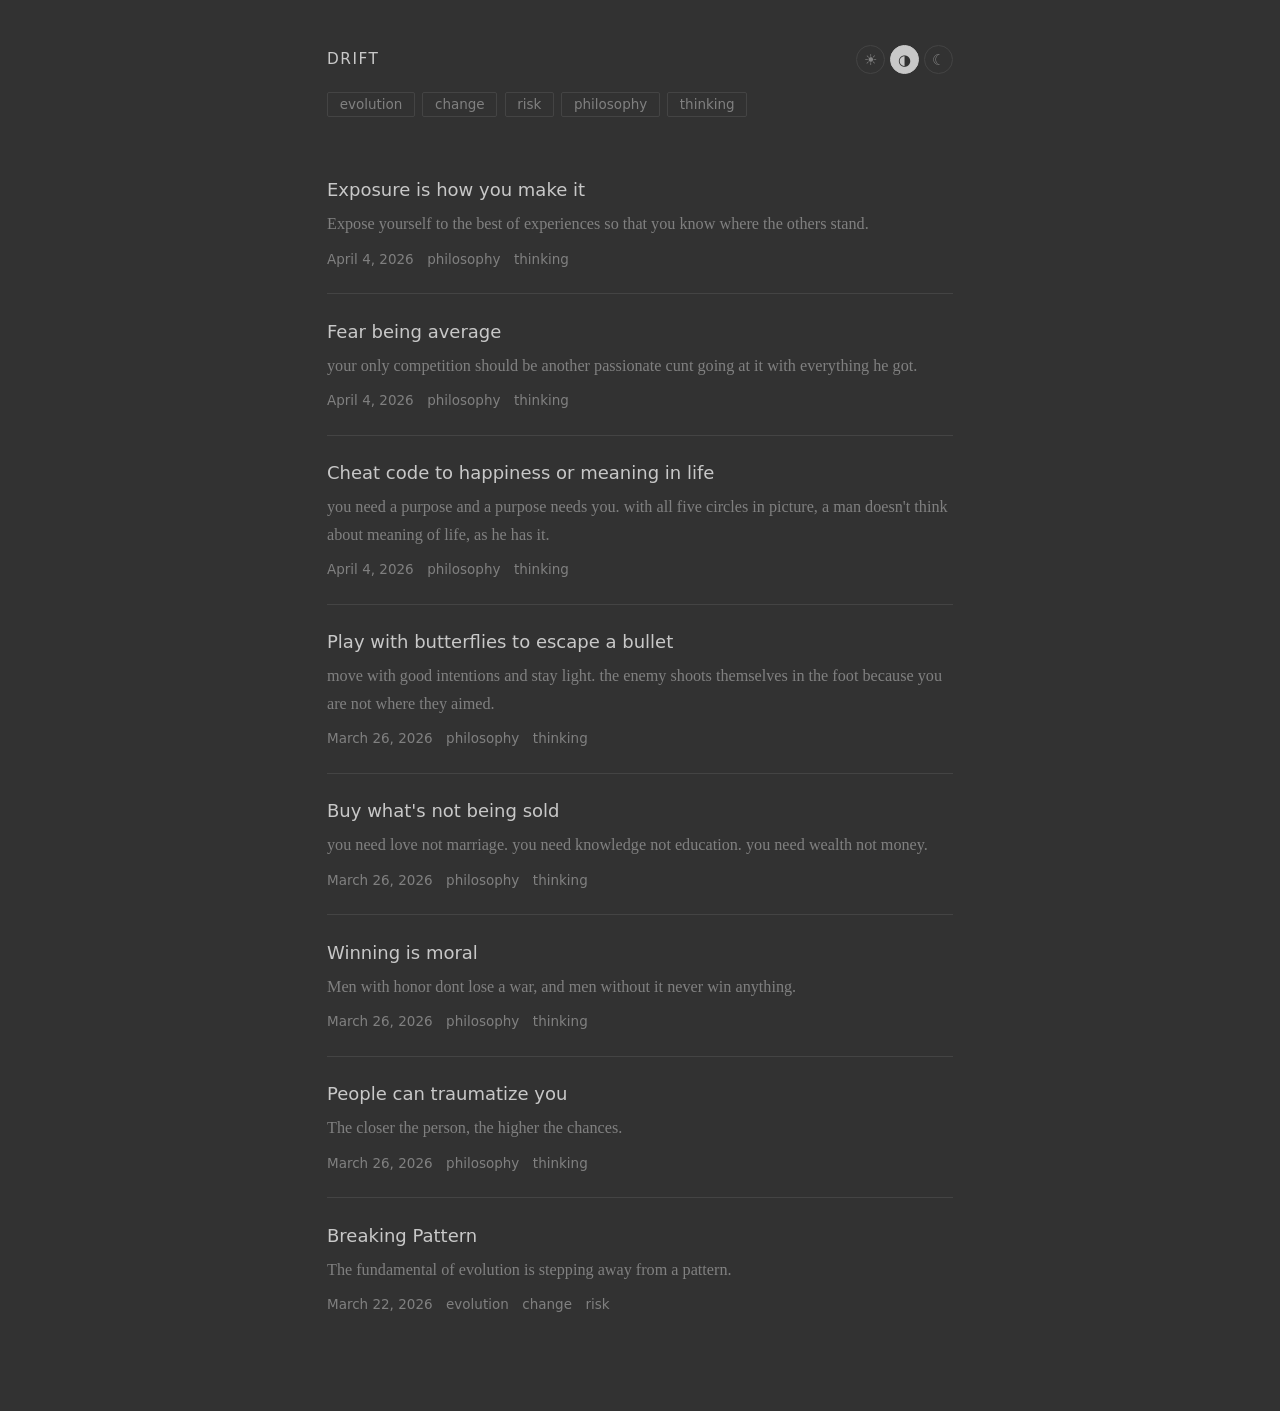
<file: index.html>
<!DOCTYPE html>
<html lang="en">
<head>
  <meta charset="UTF-8">
  <meta name="viewport" content="width=device-width, initial-scale=1.0">
  <title>Drift</title>
  <link rel="stylesheet" href="static/css/style.css">
  <script>document.documentElement.dataset.theme = localStorage.getItem('theme') || 'grey';</script>
</head>
<body>
  <header>
    <a href="index.html" class="site-title">Drift</a>
    <div class="theme-switcher">
      <button class="theme-btn" data-theme-set="light" title="Light">☀</button>
      <button class="theme-btn" data-theme-set="grey" title="Grey">◑</button>
      <button class="theme-btn" data-theme-set="dark" title="Dark">☾</button>
    </div>
  </header>
  <main>
    <div class="tag-filters">
      <button class="tag-filter" data-tag="evolution">evolution</button>
      <button class="tag-filter" data-tag="change">change</button>
      <button class="tag-filter" data-tag="risk">risk</button>
      <button class="tag-filter" data-tag="philosophy">philosophy</button>
      <button class="tag-filter" data-tag="thinking">thinking</button>
    </div>

    <ul class="article-list">
      <li class="article-item" data-tags="philosophy,thinking">
        <h2 class="article-item-title">
          <a href="articles/exposure-is-how-you-make-it/">Exposure is how you make it</a>
        </h2>
        <p class="article-item-summary">Expose yourself to the best of experiences so that you know where the others stand.</p>
        <div class="article-item-meta">
          <time datetime="2026-04-04">April 4, 2026</time>
          <span class="article-item-tag">philosophy</span>
          <span class="article-item-tag">thinking</span>
        </div>
      </li>
      <li class="article-item" data-tags="philosophy,thinking">
        <h2 class="article-item-title">
          <a href="articles/fear-being-average/">Fear being average</a>
        </h2>
        <p class="article-item-summary">your only competition should be another passionate cunt going at it with everything he got.</p>
        <div class="article-item-meta">
          <time datetime="2026-04-04">April 4, 2026</time>
          <span class="article-item-tag">philosophy</span>
          <span class="article-item-tag">thinking</span>
        </div>
      </li>
      <li class="article-item" data-tags="philosophy,thinking">
        <h2 class="article-item-title">
          <a href="articles/cheat-code-to-happiness/">Cheat code to happiness or meaning in life</a>
        </h2>
        <p class="article-item-summary">you need a purpose and a purpose needs you. with all five circles in picture, a man doesn't think about meaning of life, as he has it.</p>
        <div class="article-item-meta">
          <time datetime="2026-04-04">April 4, 2026</time>
          <span class="article-item-tag">philosophy</span>
          <span class="article-item-tag">thinking</span>
        </div>
      </li>
      <li class="article-item" data-tags="philosophy,thinking">
        <h2 class="article-item-title">
          <a href="articles/play-with-butterflies/">Play with butterflies to escape a bullet</a>
        </h2>
        <p class="article-item-summary">move with good intentions and stay light. the enemy shoots themselves in the foot because you are not where they aimed.</p>
        <div class="article-item-meta">
          <time datetime="2026-03-26">March 26, 2026</time>
          <span class="article-item-tag">philosophy</span>
          <span class="article-item-tag">thinking</span>
        </div>
      </li>
      <li class="article-item" data-tags="philosophy,thinking">
        <h2 class="article-item-title">
          <a href="articles/buy-whats-not-being-sold/">Buy what's not being sold</a>
        </h2>
        <p class="article-item-summary">you need love not marriage. you need knowledge not education. you need wealth not money.</p>
        <div class="article-item-meta">
          <time datetime="2026-03-26">March 26, 2026</time>
          <span class="article-item-tag">philosophy</span>
          <span class="article-item-tag">thinking</span>
        </div>
      </li>
      <li class="article-item" data-tags="philosophy,thinking">
        <h2 class="article-item-title">
          <a href="articles/winning-is-moral/">Winning is moral</a>
        </h2>
        <p class="article-item-summary">Men with honor dont lose a war, and men without it never win anything.</p>
        <div class="article-item-meta">
          <time datetime="2026-03-26">March 26, 2026</time>
          <span class="article-item-tag">philosophy</span>
          <span class="article-item-tag">thinking</span>
        </div>
      </li>
      <li class="article-item" data-tags="philosophy,thinking">
        <h2 class="article-item-title">
          <a href="articles/people-can-traumatize-you/">People can traumatize you</a>
        </h2>
        <p class="article-item-summary">The closer the person, the higher the chances.</p>
        <div class="article-item-meta">
          <time datetime="2026-03-26">March 26, 2026</time>
          <span class="article-item-tag">philosophy</span>
          <span class="article-item-tag">thinking</span>
        </div>
      </li>
      <li class="article-item" data-tags="evolution,change,risk">
        <h2 class="article-item-title">
          <a href="articles/breaking-pattern/">Breaking Pattern</a>
        </h2>
        <p class="article-item-summary">The fundamental of evolution is stepping away from a pattern.</p>
        <div class="article-item-meta">
          <time datetime="2026-03-22">March 22, 2026</time>
          <span class="article-item-tag">evolution</span>
          <span class="article-item-tag">change</span>
          <span class="article-item-tag">risk</span>
        </div>
      </li>
    </ul>
  </main>
  <script src="static/js/inline-expand.js"></script>
  <script src="static/js/theme.js"></script>
</body>
</html>
</file>
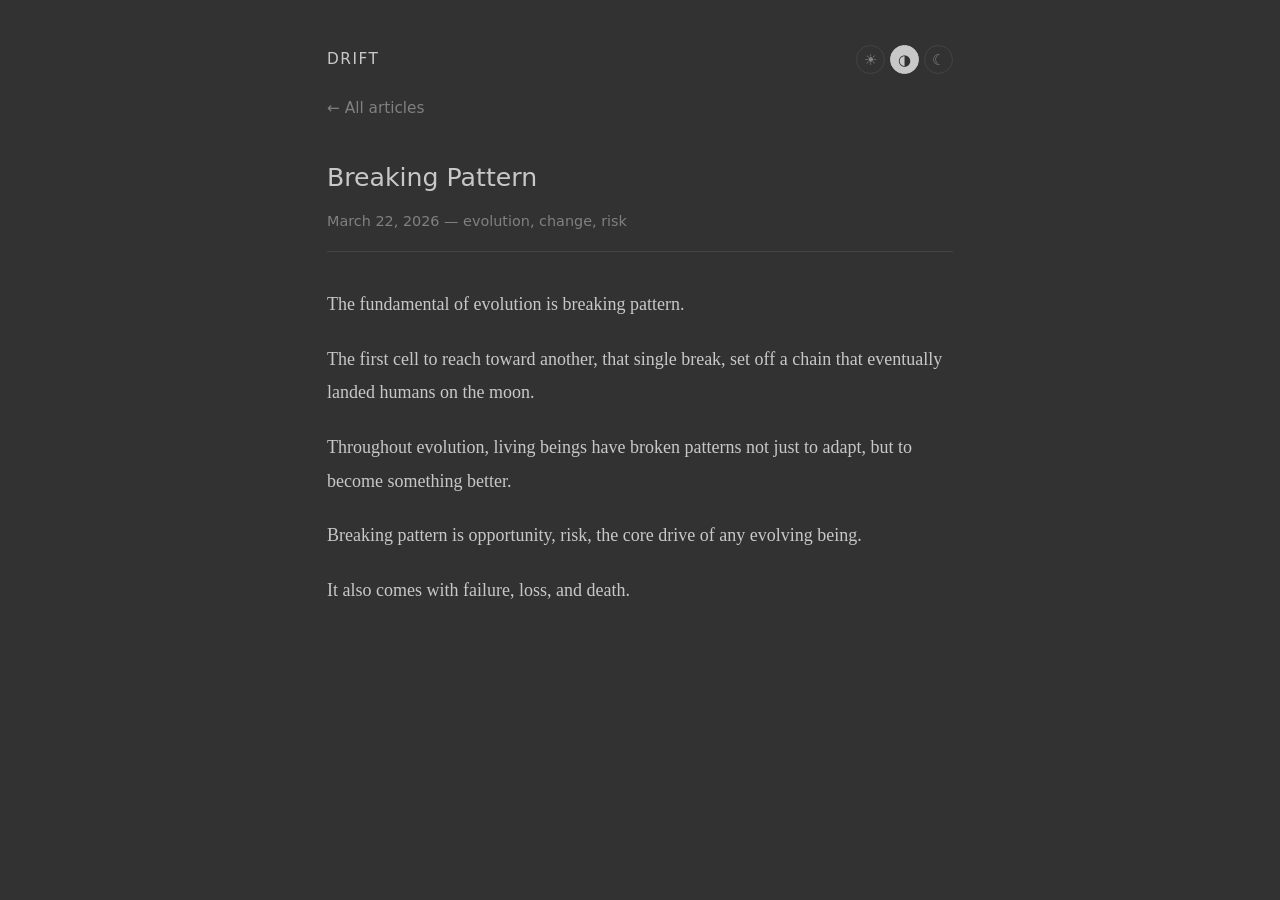
<file: articles/breaking-pattern/index.html>
<!DOCTYPE html>
<html lang="en">
<head>
  <meta charset="UTF-8">
  <meta name="viewport" content="width=device-width, initial-scale=1.0">
  <title>Breaking Pattern — Drift</title>
  <link rel="stylesheet" href="../../static/css/style.css">
  <script>document.documentElement.dataset.theme = localStorage.getItem('theme') || 'grey';</script>
</head>
<body>
  <header>
    <a href="../../index.html" class="site-title">Drift</a>
    <div class="theme-switcher">
      <button class="theme-btn" data-theme-set="light" title="Light">☀</button>
      <button class="theme-btn" data-theme-set="grey" title="Grey">◑</button>
      <button class="theme-btn" data-theme-set="dark" title="Dark">☾</button>
    </div>
  </header>
  <main>
    <a href="../../index.html" class="back-link">← All articles</a>
    <article>
      <header class="article-header">
        <h1 class="article-title">Breaking Pattern</h1>
        <div class="article-meta">
          <time datetime="2026-03-22">March 22, 2026</time>
           — evolution, change, risk
        </div>
      </header>
      <div class="article-body">
        <p>The fundamental of evolution is breaking pattern.</p>
        <p>The first cell to reach toward another, that single break, set off a chain that eventually landed humans on the moon.</p>
        <p>Throughout evolution, living beings have broken patterns not just to adapt, but to become something better.</p>
        <p>Breaking pattern is opportunity, risk, the core drive of any evolving being.</p>
        <p>It also comes with failure, loss, and death.</p>
      </div>
    </article>
  </main>
  <script src="../../static/js/inline-expand.js"></script>
  <script src="../../static/js/theme.js"></script>
</body>
</html>
</file>
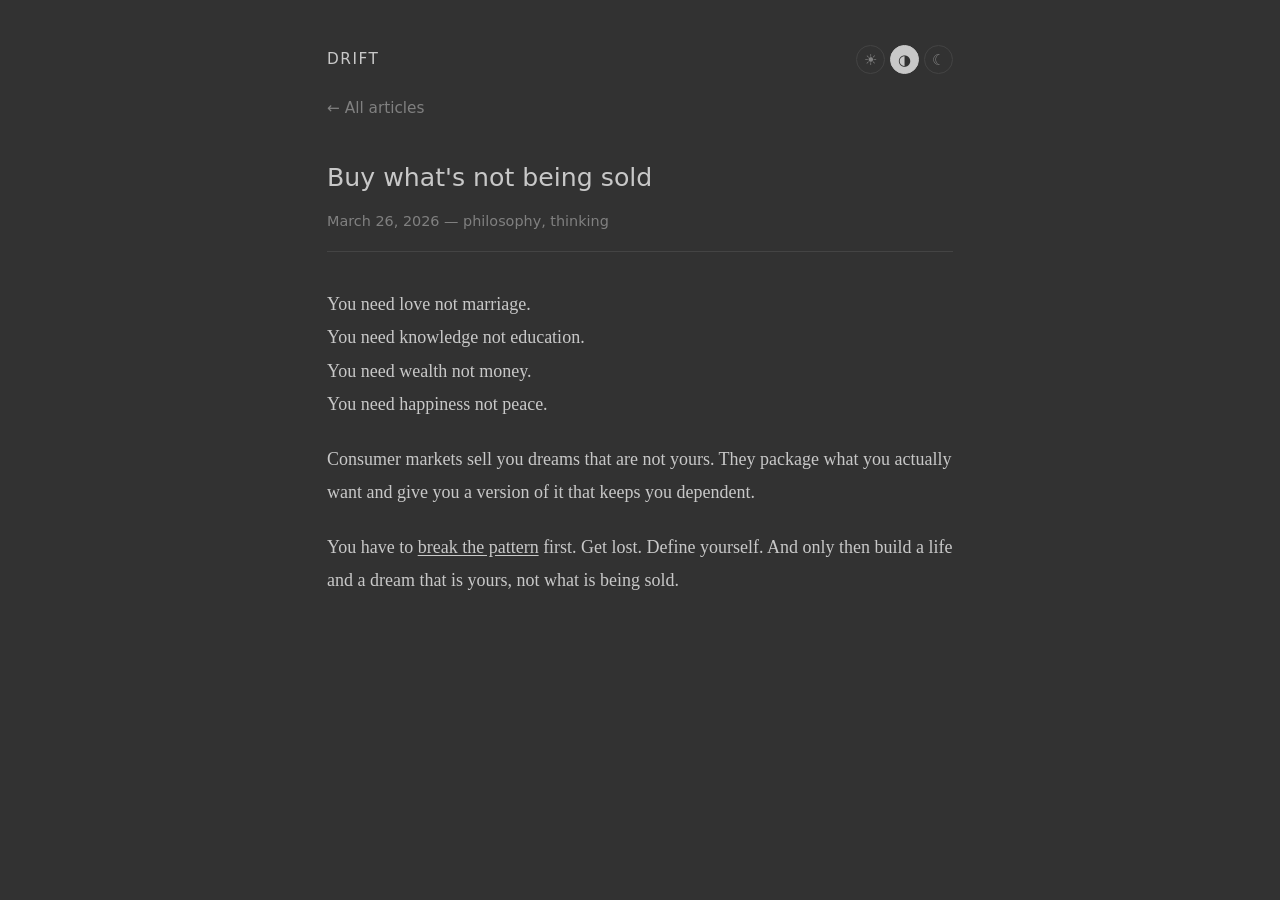
<file: articles/buy-whats-not-being-sold/index.html>
<!DOCTYPE html>
<html lang="en">
<head>
  <meta charset="UTF-8">
  <meta name="viewport" content="width=device-width, initial-scale=1.0">
  <title>Buy what's not being sold — Drift</title>
  <link rel="stylesheet" href="../../static/css/style.css">
  <script>document.documentElement.dataset.theme = localStorage.getItem('theme') || 'grey';</script>
</head>
<body>
  <header>
    <a href="../../index.html" class="site-title">Drift</a>
    <div class="theme-switcher">
      <button class="theme-btn" data-theme-set="light" title="Light">☀</button>
      <button class="theme-btn" data-theme-set="grey" title="Grey">◑</button>
      <button class="theme-btn" data-theme-set="dark" title="Dark">☾</button>
    </div>
  </header>
  <main>
    <a href="../../index.html" class="back-link">← All articles</a>
    <article>
      <header class="article-header">
        <h1 class="article-title">Buy what's not being sold</h1>
        <div class="article-meta">
          <time datetime="2026-03-26">March 26, 2026</time>
           — philosophy, thinking
        </div>
      </header>
      <div class="article-body">
        <p>You need love not marriage.<br>
        You need knowledge not education.<br>
        You need wealth not money.<br>
        You need happiness not peace.</p>
        <p>Consumer markets sell you dreams that are not yours. They package what you actually want and give you a version of it that keeps you dependent.</p>
        <p>You have to <a href="../breaking-pattern/">break the pattern</a> first. Get lost. Define yourself. And only then build a life and a dream that is yours, not what is being sold.</p>
      </div>
    </article>
  </main>
  <script src="../../static/js/inline-expand.js"></script>
  <script src="../../static/js/theme.js"></script>
</body>
</html>
</file>
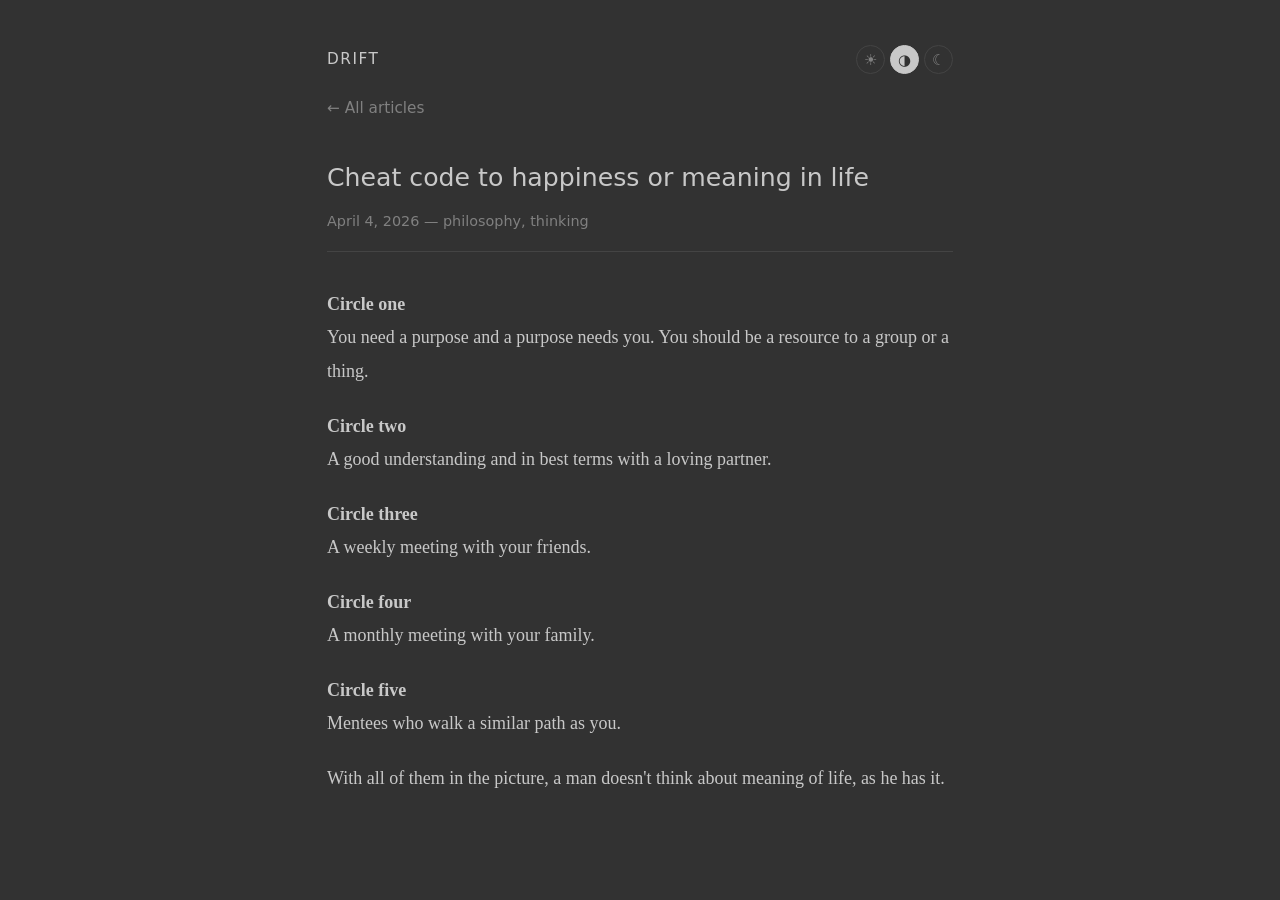
<file: articles/cheat-code-to-happiness/index.html>
<!DOCTYPE html>
<html lang="en">
<head>
  <meta charset="UTF-8">
  <meta name="viewport" content="width=device-width, initial-scale=1.0">
  <title>Cheat code to happiness or meaning in life — Drift</title>
  <link rel="stylesheet" href="../../static/css/style.css">
  <script>document.documentElement.dataset.theme = localStorage.getItem('theme') || 'grey';</script>
</head>
<body>
  <header>
    <a href="../../index.html" class="site-title">Drift</a>
    <div class="theme-switcher">
      <button class="theme-btn" data-theme-set="light" title="Light">☀</button>
      <button class="theme-btn" data-theme-set="grey" title="Grey">◑</button>
      <button class="theme-btn" data-theme-set="dark" title="Dark">☾</button>
    </div>
  </header>
  <main>
    <a href="../../index.html" class="back-link">← All articles</a>
    <article>
      <header class="article-header">
        <h1 class="article-title">Cheat code to happiness or meaning in life</h1>
        <div class="article-meta">
          <time datetime="2026-04-04">April 4, 2026</time>
           — philosophy, thinking
        </div>
      </header>
      <div class="article-body">
        <p><strong>Circle one</strong><br>You need a purpose and a purpose needs you. You should be a resource to a group or a thing.</p>
        <p><strong>Circle two</strong><br>A good understanding and in best terms with a loving partner.</p>
        <p><strong>Circle three</strong><br>A weekly meeting with your friends.</p>
        <p><strong>Circle four</strong><br>A monthly meeting with your family.</p>
        <p><strong>Circle five</strong><br>Mentees who walk a similar path as you.</p>
        <p>With all of them in the picture, a man doesn't think about meaning of life, as he has it.</p>
      </div>
    </article>
  </main>
  <script src="../../static/js/inline-expand.js"></script>
  <script src="../../static/js/theme.js"></script>
</body>
</html>
</file>
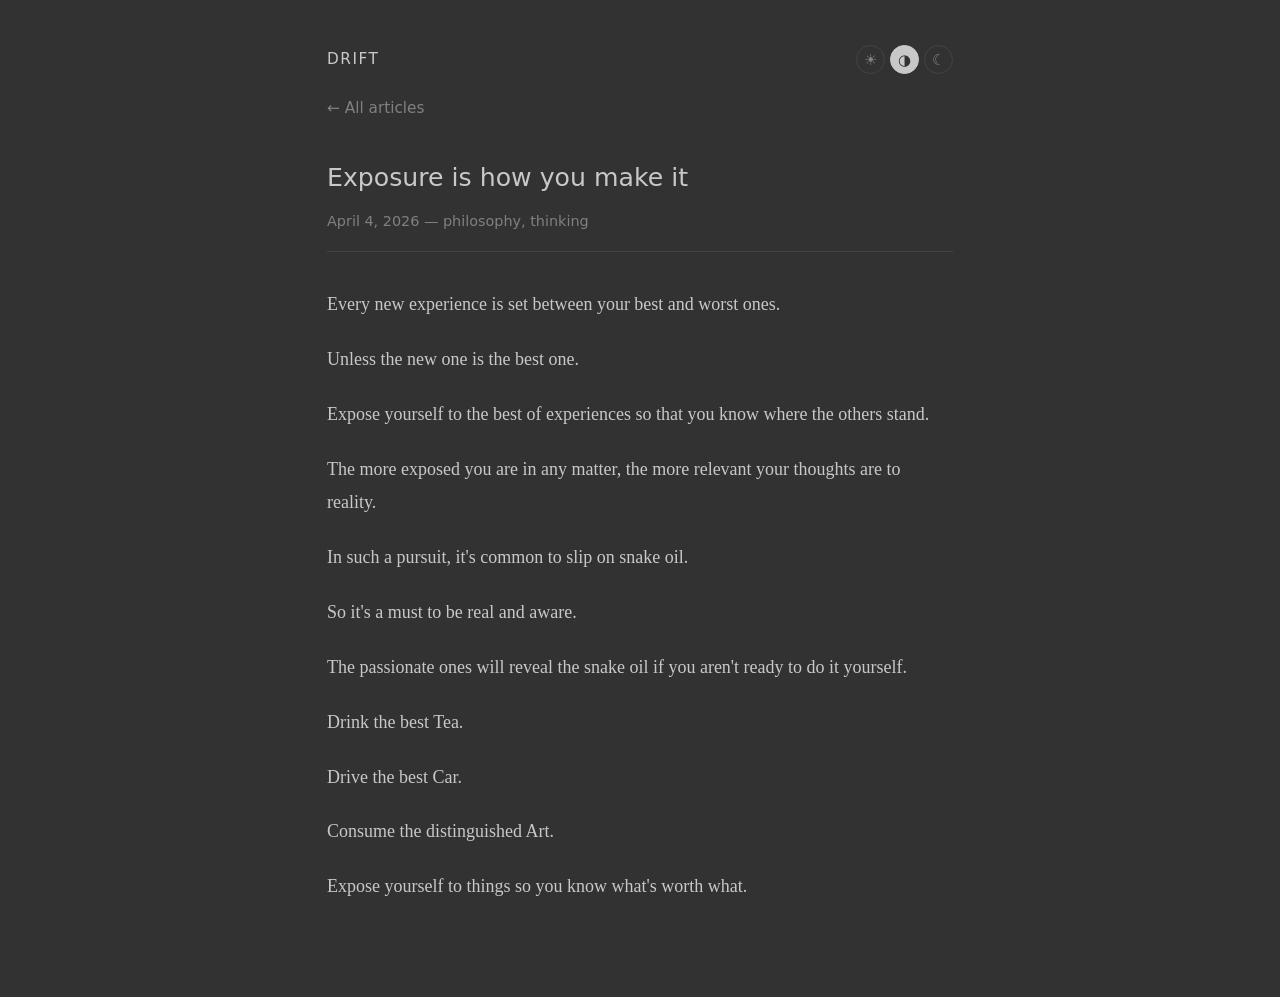
<file: articles/exposure-is-how-you-make-it/index.html>
<!DOCTYPE html>
<html lang="en">
<head>
  <meta charset="UTF-8">
  <meta name="viewport" content="width=device-width, initial-scale=1.0">
  <title>Exposure is how you make it — Drift</title>
  <link rel="stylesheet" href="../../static/css/style.css">
  <script>document.documentElement.dataset.theme = localStorage.getItem('theme') || 'grey';</script>
</head>
<body>
  <header>
    <a href="../../index.html" class="site-title">Drift</a>
    <div class="theme-switcher">
      <button class="theme-btn" data-theme-set="light" title="Light">☀</button>
      <button class="theme-btn" data-theme-set="grey" title="Grey">◑</button>
      <button class="theme-btn" data-theme-set="dark" title="Dark">☾</button>
    </div>
  </header>
  <main>
    <a href="../../index.html" class="back-link">← All articles</a>
    <article>
      <header class="article-header">
        <h1 class="article-title">Exposure is how you make it</h1>
        <div class="article-meta">
          <time datetime="2026-04-04">April 4, 2026</time>
           — philosophy, thinking
        </div>
      </header>
      <div class="article-body">
        <p>Every new experience is set between your best and worst ones.</p>
        <p>Unless the new one is the best one.</p>
        <p>Expose yourself to the best of experiences so that you know where the others stand.</p>
        <p>The more exposed you are in any matter, the more relevant your thoughts are to reality.</p>
        <p>In such a pursuit, it's common to slip on snake oil.</p>
        <p>So it's a must to be real and aware.</p>
        <p>The passionate ones will reveal the snake oil if you aren't ready to do it yourself.</p>
        <p>Drink the best Tea.</p>
        <p>Drive the best Car.</p>
        <p>Consume the distinguished Art.</p>
        <p>Expose yourself to things so you know what's worth what.</p>
      </div>
    </article>
  </main>
  <script src="../../static/js/inline-expand.js"></script>
  <script src="../../static/js/theme.js"></script>
</body>
</html>
</file>
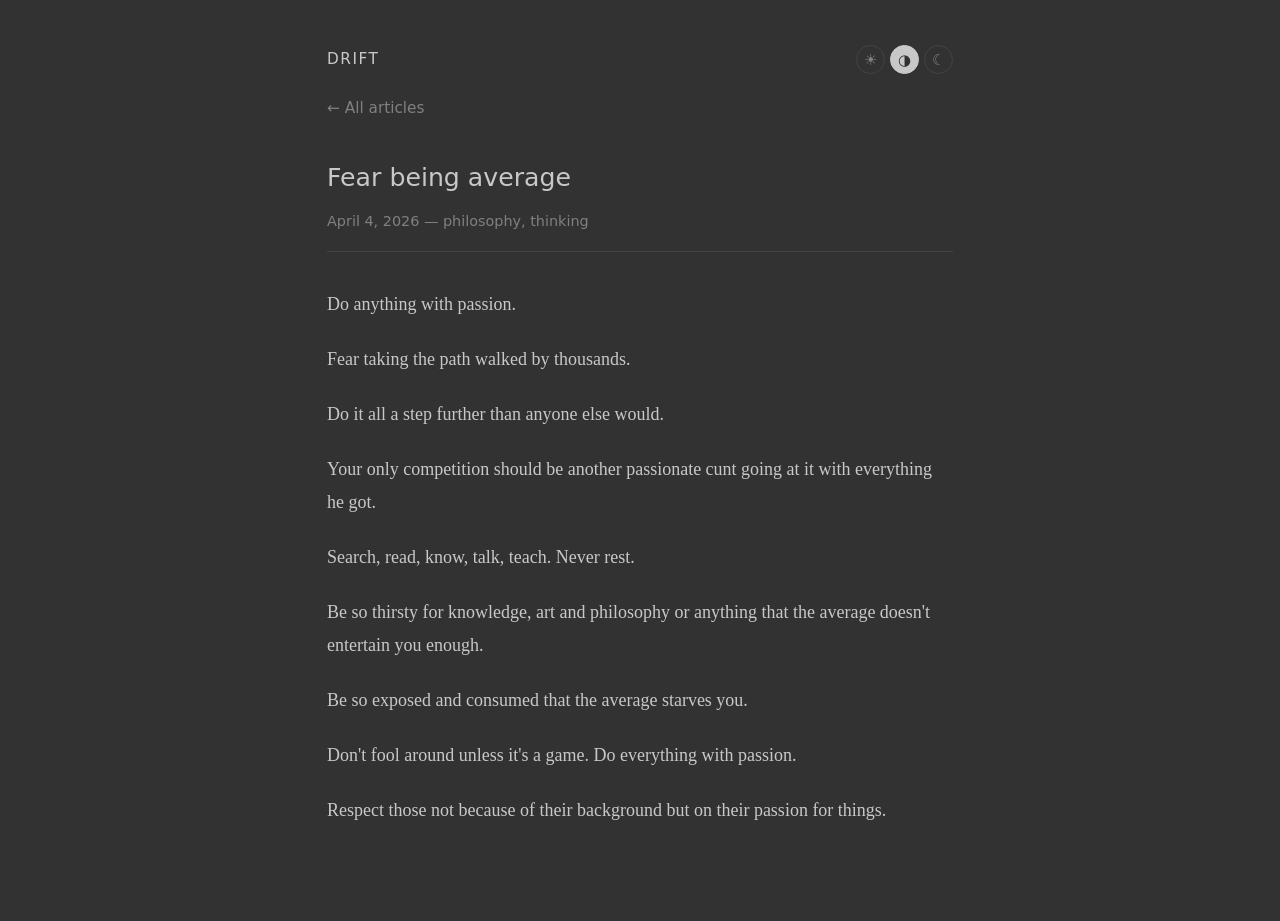
<file: articles/fear-being-average/index.html>
<!DOCTYPE html>
<html lang="en">
<head>
  <meta charset="UTF-8">
  <meta name="viewport" content="width=device-width, initial-scale=1.0">
  <title>Fear being average — Drift</title>
  <link rel="stylesheet" href="../../static/css/style.css">
  <script>document.documentElement.dataset.theme = localStorage.getItem('theme') || 'grey';</script>
</head>
<body>
  <header>
    <a href="../../index.html" class="site-title">Drift</a>
    <div class="theme-switcher">
      <button class="theme-btn" data-theme-set="light" title="Light">☀</button>
      <button class="theme-btn" data-theme-set="grey" title="Grey">◑</button>
      <button class="theme-btn" data-theme-set="dark" title="Dark">☾</button>
    </div>
  </header>
  <main>
    <a href="../../index.html" class="back-link">← All articles</a>
    <article>
      <header class="article-header">
        <h1 class="article-title">Fear being average</h1>
        <div class="article-meta">
          <time datetime="2026-04-04">April 4, 2026</time>
           — philosophy, thinking
        </div>
      </header>
      <div class="article-body">
        <p>Do anything with passion.</p>
        <p>Fear taking the path walked by thousands.</p>
        <p>Do it all a step further than anyone else would.</p>
        <p>Your only competition should be another passionate cunt going at it with everything he got.</p>
        <p>Search, read, know, talk, teach. Never rest.</p>
        <p>Be so thirsty for knowledge, art and philosophy or anything that the average doesn't entertain you enough.</p>
        <p>Be so exposed and consumed that the average starves you.</p>
        <p>Don't fool around unless it's a game. Do everything with passion.</p>
        <p>Respect those not because of their background but on their passion for things.</p>
      </div>
    </article>
  </main>
  <script src="../../static/js/inline-expand.js"></script>
  <script src="../../static/js/theme.js"></script>
</body>
</html>
</file>
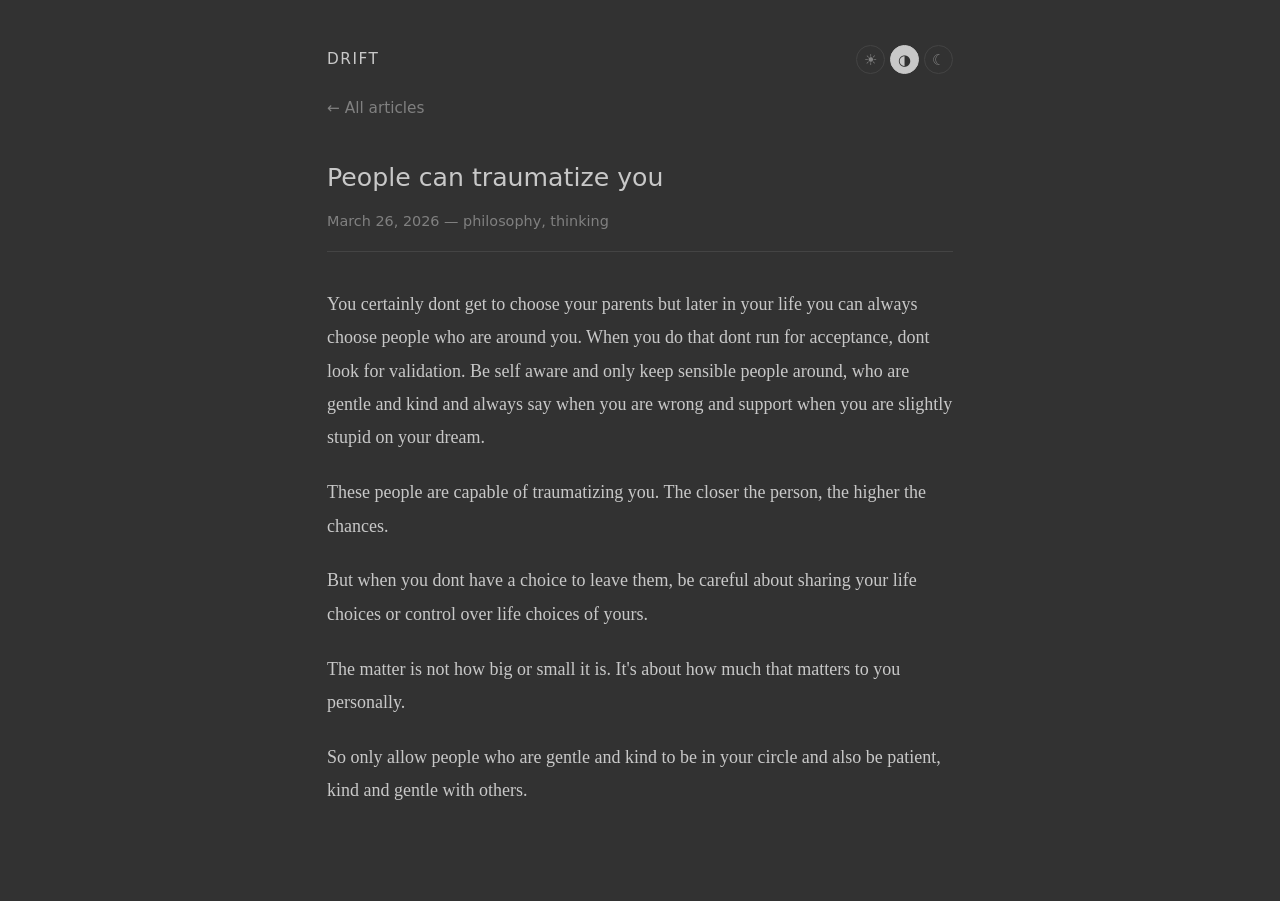
<file: articles/people-can-traumatize-you/index.html>
<!DOCTYPE html>
<html lang="en">
<head>
  <meta charset="UTF-8">
  <meta name="viewport" content="width=device-width, initial-scale=1.0">
  <title>People can traumatize you — Drift</title>
  <link rel="stylesheet" href="../../static/css/style.css">
  <script>document.documentElement.dataset.theme = localStorage.getItem('theme') || 'grey';</script>
</head>
<body>
  <header>
    <a href="../../index.html" class="site-title">Drift</a>
    <div class="theme-switcher">
      <button class="theme-btn" data-theme-set="light" title="Light">☀</button>
      <button class="theme-btn" data-theme-set="grey" title="Grey">◑</button>
      <button class="theme-btn" data-theme-set="dark" title="Dark">☾</button>
    </div>
  </header>
  <main>
    <a href="../../index.html" class="back-link">← All articles</a>
    <article>
      <header class="article-header">
        <h1 class="article-title">People can traumatize you</h1>
        <div class="article-meta">
          <time datetime="2026-03-26">March 26, 2026</time>
           — philosophy, thinking
        </div>
      </header>
      <div class="article-body">
        <p>You certainly dont get to choose your parents but later in your life you can always choose people who are around you. When you do that dont run for acceptance, dont look for validation. Be self aware and only keep sensible people around, who are gentle and kind and always say when you are wrong and support when you are slightly stupid on your dream.</p>
        <p>These people are capable of traumatizing you. The closer the person, the higher the chances.</p>
        <p>But when you dont have a choice to leave them, be careful about sharing your life choices or control over life choices of yours.</p>
        <p>The matter is not how big or small it is. It's about how much that matters to you personally.</p>
        <p>So only allow people who are gentle and kind to be in your circle and also be patient, kind and gentle with others.</p>
      </div>
    </article>
  </main>
  <script src="../../static/js/inline-expand.js"></script>
  <script src="../../static/js/theme.js"></script>
</body>
</html>
</file>
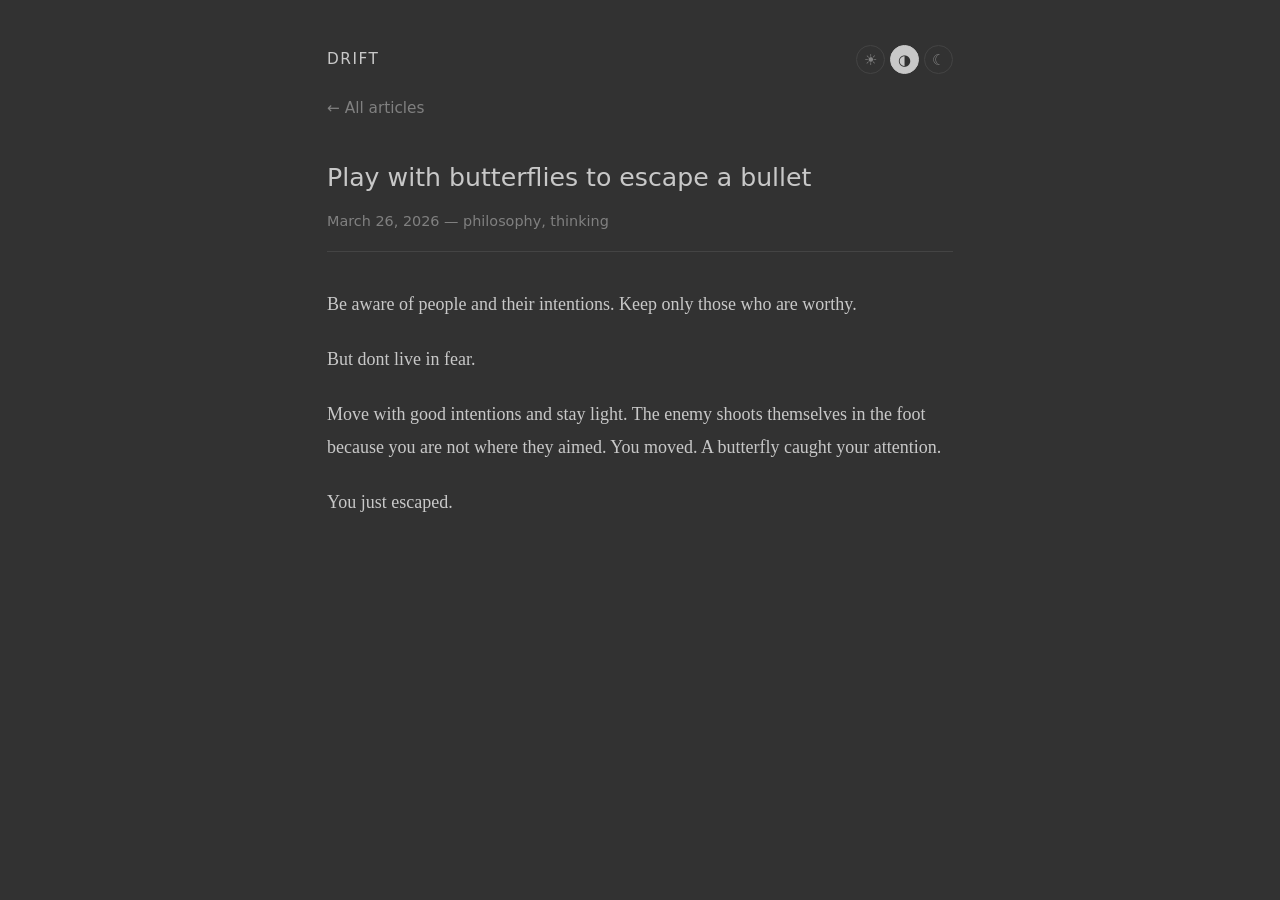
<file: articles/play-with-butterflies/index.html>
<!DOCTYPE html>
<html lang="en">
<head>
  <meta charset="UTF-8">
  <meta name="viewport" content="width=device-width, initial-scale=1.0">
  <title>Play with butterflies to escape a bullet — Drift</title>
  <link rel="stylesheet" href="../../static/css/style.css">
  <script>document.documentElement.dataset.theme = localStorage.getItem('theme') || 'grey';</script>
</head>
<body>
  <header>
    <a href="../../index.html" class="site-title">Drift</a>
    <div class="theme-switcher">
      <button class="theme-btn" data-theme-set="light" title="Light">☀</button>
      <button class="theme-btn" data-theme-set="grey" title="Grey">◑</button>
      <button class="theme-btn" data-theme-set="dark" title="Dark">☾</button>
    </div>
  </header>
  <main>
    <a href="../../index.html" class="back-link">← All articles</a>
    <article>
      <header class="article-header">
        <h1 class="article-title">Play with butterflies to escape a bullet</h1>
        <div class="article-meta">
          <time datetime="2026-03-26">March 26, 2026</time>
           — philosophy, thinking
        </div>
      </header>
      <div class="article-body">
        <p>Be aware of people and their intentions. Keep only those who are worthy.</p>
        <p>But dont live in fear.</p>
        <p>Move with good intentions and stay light. The enemy shoots themselves in the foot because you are not where they aimed. You moved. A butterfly caught your attention.</p>
        <p>You just escaped.</p>
      </div>
    </article>
  </main>
  <script src="../../static/js/inline-expand.js"></script>
  <script src="../../static/js/theme.js"></script>
</body>
</html>
</file>
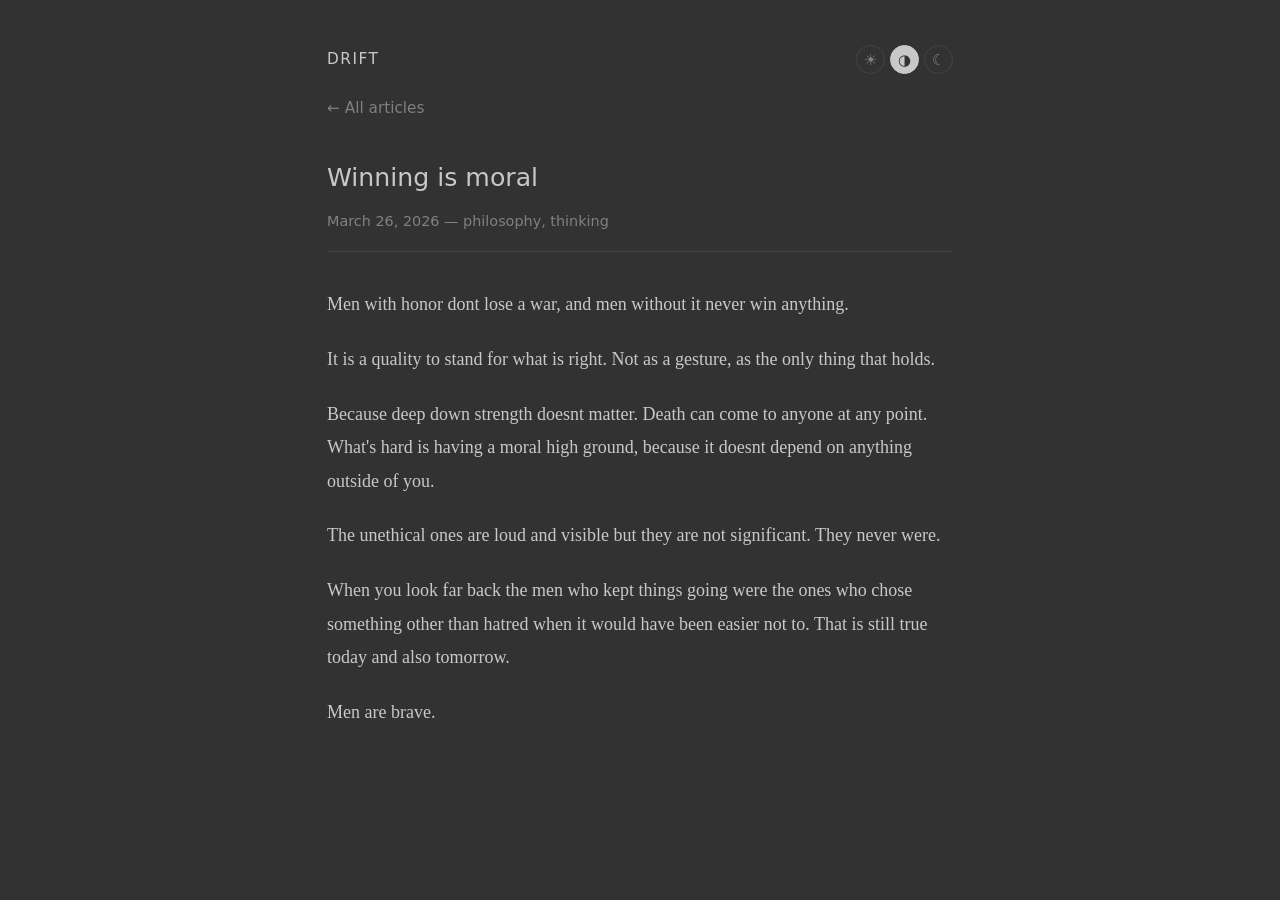
<file: articles/winning-is-moral/index.html>
<!DOCTYPE html>
<html lang="en">
<head>
  <meta charset="UTF-8">
  <meta name="viewport" content="width=device-width, initial-scale=1.0">
  <title>Winning is moral — Drift</title>
  <link rel="stylesheet" href="../../static/css/style.css">
  <script>document.documentElement.dataset.theme = localStorage.getItem('theme') || 'grey';</script>
</head>
<body>
  <header>
    <a href="../../index.html" class="site-title">Drift</a>
    <div class="theme-switcher">
      <button class="theme-btn" data-theme-set="light" title="Light">☀</button>
      <button class="theme-btn" data-theme-set="grey" title="Grey">◑</button>
      <button class="theme-btn" data-theme-set="dark" title="Dark">☾</button>
    </div>
  </header>
  <main>
    <a href="../../index.html" class="back-link">← All articles</a>
    <article>
      <header class="article-header">
        <h1 class="article-title">Winning is moral</h1>
        <div class="article-meta">
          <time datetime="2026-03-26">March 26, 2026</time>
           — philosophy, thinking
        </div>
      </header>
      <div class="article-body">
        <p>Men with honor dont lose a war, and men without it never win anything.</p>
        <p>It is a quality to stand for what is right. Not as a gesture, as the only thing that holds.</p>
        <p>Because deep down strength doesnt matter. Death can come to anyone at any point. What's hard is having a moral high ground, because it doesnt depend on anything outside of you.</p>
        <p>The unethical ones are loud and visible but they are not significant. They never were.</p>
        <p>When you look far back the men who kept things going were the ones who chose something other than hatred when it would have been easier not to. That is still true today and also tomorrow.</p>
        <p>Men are brave.</p>
      </div>
    </article>
  </main>
  <script src="../../static/js/inline-expand.js"></script>
  <script src="../../static/js/theme.js"></script>
</body>
</html>
</file>
<file: static/css/style.css>
/* ── Themes ── */
:root {
  --text: #c8c8c8;
  --muted: #808080;
  --bg: #323232;
  --border: #444;
  --expansion-bg: #2a2a2a;
  --max-width: 680px;
}

[data-theme="light"] {
  --text: #1a1a1a;
  --muted: #777;
  --bg: #fafafa;
  --border: #e0e0e0;
  --expansion-bg: #f4f4f4;
}

[data-theme="dark"] {
  --text: #e0e0e0;
  --muted: #555;
  --bg: #111;
  --border: #222;
  --expansion-bg: #1a1a1a;
}

*, *::before, *::after {
  box-sizing: border-box;
}

html {
  font-size: 18px;
}

@media (max-width: 480px) {
  html {
    font-size: 16px;
  }

  header {
    padding: 1.5rem 1rem 0.75rem;
  }

  main {
    padding: 0 1rem 3rem;
  }

  .article-title {
    font-size: 1.2rem;
  }

  .article-item-meta {
    flex-wrap: wrap;
    gap: 0.4rem;
  }

  .article-meta {
    line-height: 1.6;
  }
}

body {
  font-family: Georgia, 'Times New Roman', serif;
  line-height: 1.7;
  color: var(--text);
  background: var(--bg);
  margin: 0;
  padding: 0;
}

/* Layout */
body > header {
  padding: 2.5rem 1.5rem 1rem;
  max-width: var(--max-width);
  margin: 0 auto;
  display: flex;
  justify-content: space-between;
  align-items: center;
}

main {
  max-width: var(--max-width);
  margin: 0 auto;
  padding: 0 1.5rem 4rem;
}

/* Site title */
.site-title {
  font-family: system-ui, -apple-system, sans-serif;
  font-size: 0.85rem;
  font-weight: 500;
  letter-spacing: 0.1em;
  text-transform: uppercase;
  color: var(--text);
  text-decoration: none;
}

/* Theme switcher */
.theme-switcher {
  display: flex;
  gap: 0.3rem;
}

.theme-btn {
  font-size: 0.85rem;
  width: 1.6rem;
  height: 1.6rem;
  border: 1px solid var(--border);
  background: none;
  cursor: pointer;
  color: var(--muted);
  border-radius: 50%;
  display: inline-flex;
  align-items: center;
  justify-content: center;
  transition: all 0.15s;
  padding: 0;
  line-height: 1;
}

.theme-btn:hover {
  color: var(--text);
  border-color: var(--text);
}

.theme-btn.active {
  background: var(--text);
  color: var(--bg);
  border-color: var(--text);
}

/* Tag filters */
.tag-filters {
  margin-bottom: 2rem;
  display: flex;
  flex-wrap: wrap;
  gap: 0.4rem;
}

.tag-filter {
  font-family: system-ui, -apple-system, sans-serif;
  font-size: 0.75rem;
  padding: 0.2rem 0.65rem;
  border: 1px solid var(--border);
  background: none;
  cursor: pointer;
  color: var(--muted);
  border-radius: 2px;
  transition: all 0.1s;
}

.tag-filter:hover {
  border-color: var(--text);
  color: var(--text);
}

.tag-filter.active {
  background: var(--text);
  color: var(--bg);
  border-color: var(--text);
}

/* Article list */
.article-list {
  list-style: none;
  padding: 0;
  margin: 0;
}

.article-item {
  padding: 1.25rem 0;
  border-bottom: 1px solid var(--border);
}

.article-item:last-child {
  border-bottom: none;
}

.article-item.hidden {
  display: none;
}

.article-item-title {
  font-size: 1rem;
  font-family: system-ui, -apple-system, sans-serif;
  font-weight: 500;
  margin: 0 0 0.3rem;
}

.article-item-title a {
  color: var(--text);
  text-decoration: none;
}

.article-item-title a:hover {
  text-decoration: underline;
  text-underline-offset: 2px;
}

.article-item-summary {
  font-size: 0.9rem;
  color: var(--muted);
  margin: 0 0 0.5rem;
}

.article-item-meta {
  font-family: system-ui, -apple-system, sans-serif;
  font-size: 0.75rem;
  color: var(--muted);
  display: flex;
  gap: 0.75rem;
  flex-wrap: wrap;
}

/* Single article */
.back-link {
  font-family: system-ui, -apple-system, sans-serif;
  font-size: 0.85rem;
  margin-bottom: 2rem;
  display: inline-block;
  color: var(--muted);
  text-decoration: none;
}

.back-link:hover {
  color: var(--text);
}

.article-header {
  margin-bottom: 2rem;
  padding-bottom: 1rem;
  border-bottom: 1px solid var(--border);
}

.article-title {
  font-size: 1.4rem;
  font-family: system-ui, -apple-system, sans-serif;
  font-weight: 500;
  margin: 0 0 0.5rem;
}

.article-meta {
  font-family: system-ui, -apple-system, sans-serif;
  font-size: 0.8rem;
  color: var(--muted);
}

.article-body {
  line-height: 1.85;
}

.article-body p {
  margin: 0 0 1.2em;
}

.article-body a {
  color: var(--text);
  text-decoration: underline;
  text-underline-offset: 2px;
}

.article-body a:hover {
  color: var(--muted);
}

/* Inline expansion */
.inline-expansion {
  border-left: 2px solid var(--border);
  margin: 1rem 0;
  padding: 0.75rem 1rem;
  background: var(--expansion-bg);
  font-size: 0.9em;
}

.inline-expansion-header {
  display: flex;
  justify-content: space-between;
  align-items: center;
  margin-bottom: 0.6rem;
  font-family: system-ui, -apple-system, sans-serif;
  font-size: 0.75rem;
}

.inline-expansion-title {
  font-weight: 500;
  color: var(--text);
}

.inline-expansion-close {
  background: none;
  border: none;
  cursor: pointer;
  font-size: 1.1rem;
  color: var(--muted);
  padding: 0;
  line-height: 1;
}

.inline-expansion-close:hover {
  color: var(--text);
}

.inline-expansion-content p {
  margin: 0 0 0.8em;
}

.inline-expansion-content p:last-child {
  margin-bottom: 0;
}
</file>
